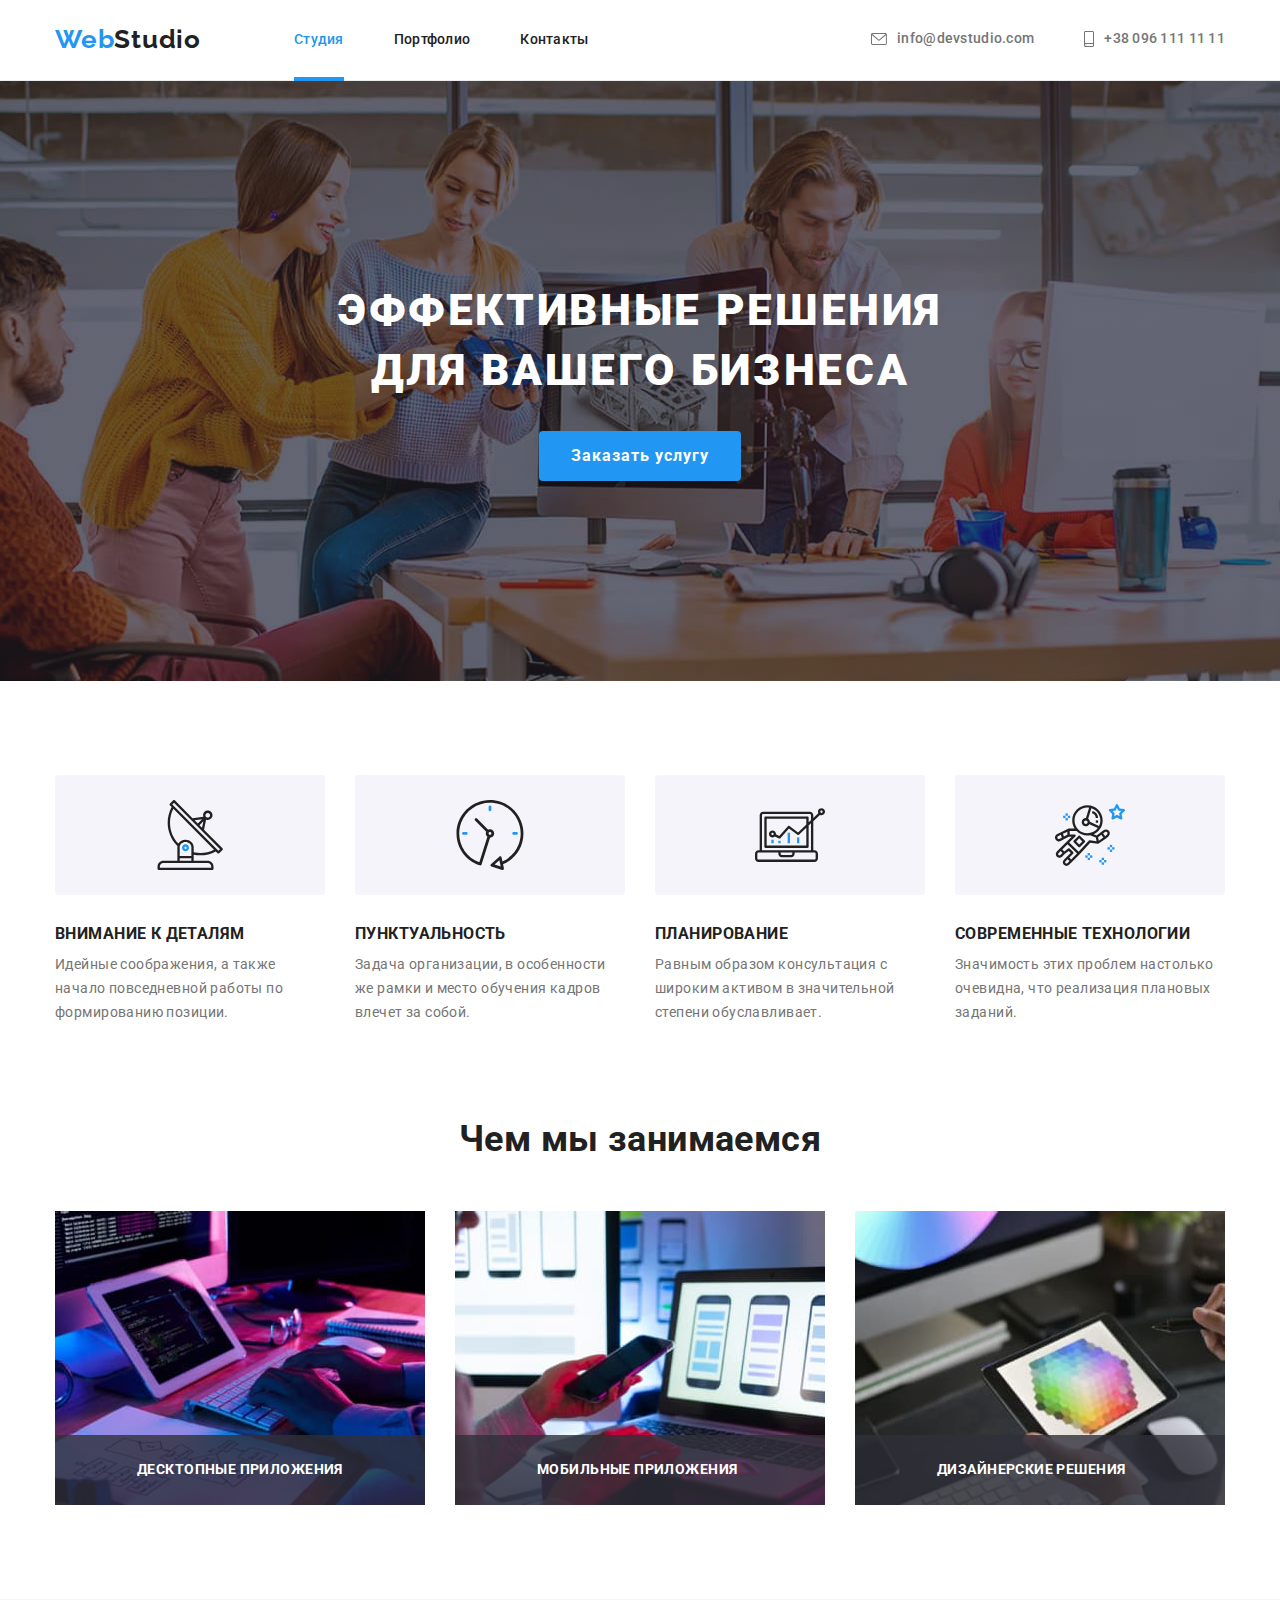
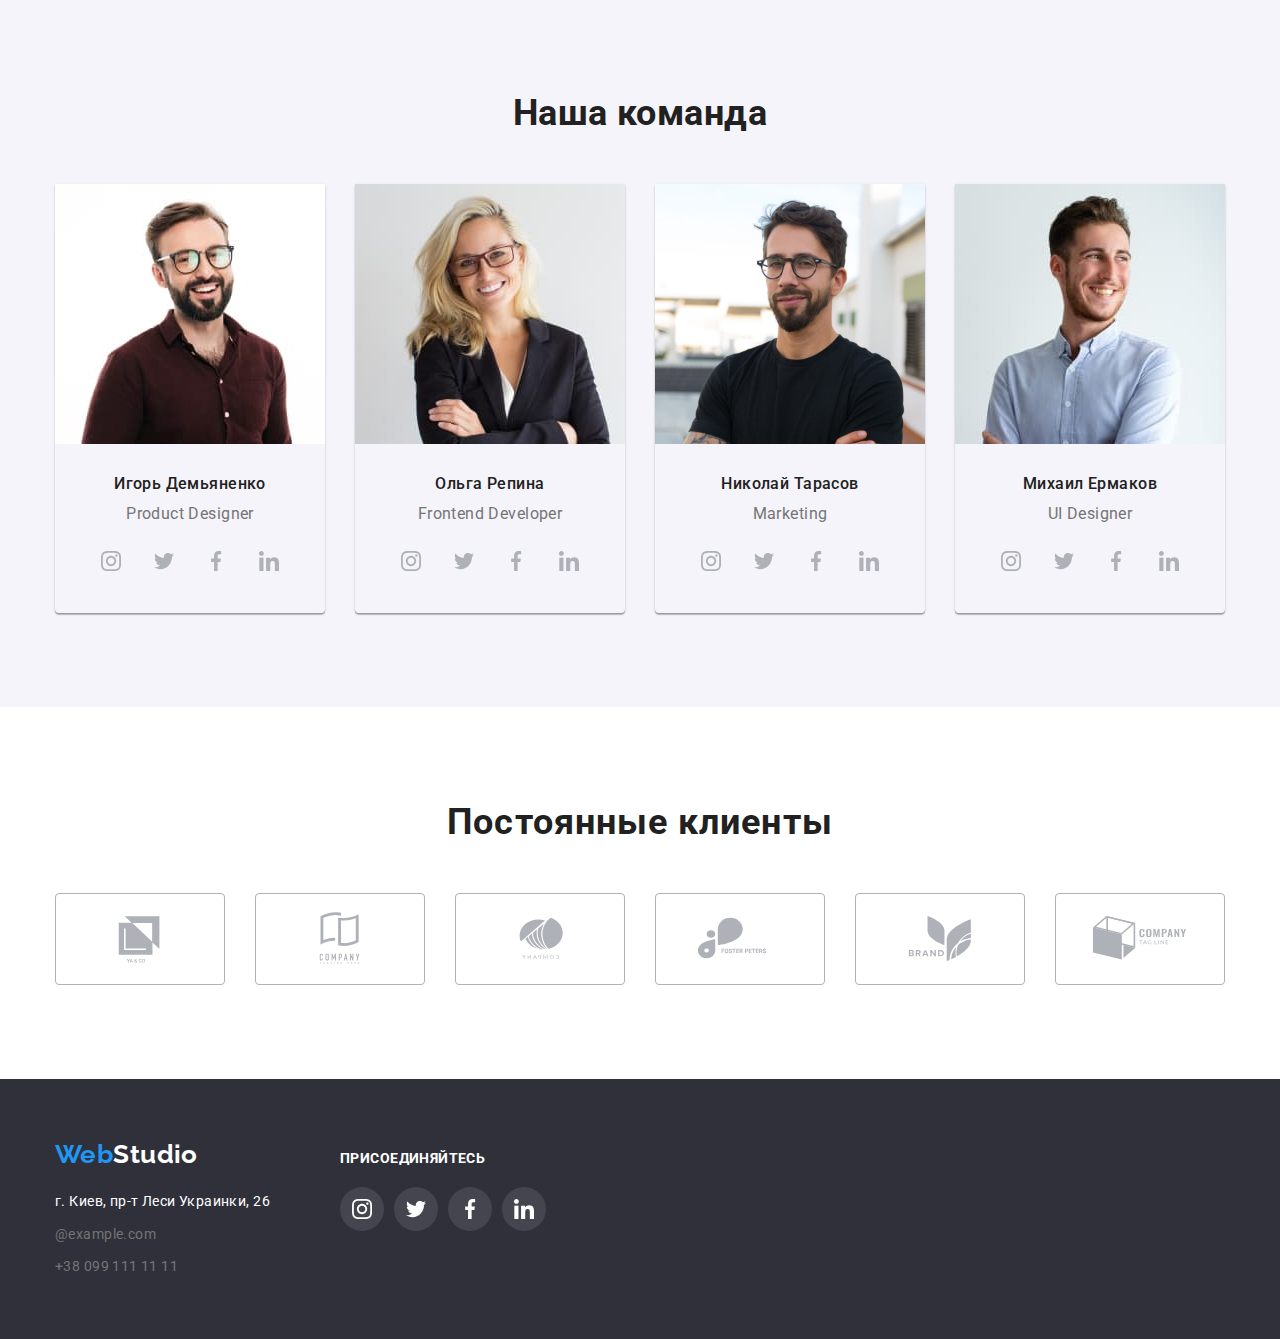
<file: index.html>
<!DOCTYPE html>
<html lang="ru">
    <head>
        <meta charset="UTF-8" />
        <meta http-equiv="X-UA-Compatible" content="IE=edge" />
        <meta name="viewport" content="width=device-width, initial-scale=1.0" />
        <title>Document</title>
        <link
            rel="stylesheet"
            href="https://cdnjs.cloudflare.com/ajax/libs/modern-normalize/1.1.0/modern-normalize.min.css"
        />
        <link rel="preconnect" href="https://fonts.gstatic.com" />
        <link
            href="https://fonts.googleapis.com/css2?family=Raleway:wght@700&family=Roboto:wght@400;500;700;900&display=swap"
            rel="stylesheet"
        />
        <link rel="stylesheet" href="css/style.css" />
    </head>
    <body>
        <header>
            <div class="container flex-container">
                <nav class="main-nav">
                    <a href="./index.html" class="logo"
                        ><span class="logo-color">Web</span>Studio</a
                    >
                    <div class="nav-relative">
                        <ul class="nav list-style">
                            <li class="nav-item">
                                <a href="./index.html" class="nav-list dynamic"
                                    >Студия</a
                                >
                            </li>
                            <li class="nav-item">
                                <a href="./portfolio.html" class="nav-list"
                                    >Портфолио</a
                                >
                            </li>
                            <li class="nav-item">
                                <a href="#" class="nav-list">Контакты</a>
                            </li>
                        </ul>
                    </div>
                </nav>

                <ul class="nav-contacts list-style">
                    <li class="indent-left">
                        <a
                            href="mailto:info@devstudio.com"
                            class="contacts-items list-style"
                        >
                            <svg class="mail">
                                <use href="./images/sprite.svg#icon-mail"></use>
                            </svg>

                            info@devstudio.com</a
                        >
                    </li>
                    <li class="indent-left">
                        <a
                            href="tel+380961111111"
                            class="contacts-items list-style"
                        >
                            <svg class="fon">
                                <use href="./images/sprite.svg#icon-tel"></use>
                            </svg>

                            +38 096 111 11 11</a
                        >
                    </li>
                </ul>
            </div>
        </header>

        <main>
            <section class="hero">
                <div class="container">
                    <h1 class="hero-title">
                        Эффективные решения для вашего бизнеса
                    </h1>
                    <button
                        type="button"
                        data-modal-open
                        class="service-button"
                    >
                        Заказать услугу
                    </button>
                </div>
            </section>
            <section class="skills section-indent">
                <div class="container">
                    <ul class="skills-list list-style">
                        <li class="skills-list-item">
                            <div class="skills-img">
                                <svg class="scills-icon">
                                    <use
                                        href="./images/sprite.svg#icon-details"
                                    ></use>
                                </svg>
                            </div>
                            <h3 class="skills-title">Внимание к деталям</h3>
                            <p class="skills-desc">
                                Идейные соображения, а также начало повседневной
                                работы по формированию позиции.
                            </p>
                        </li>
                        <li class="skills-list-item">
                            <div class="skills-img">
                                <svg class="scills-icon">
                                    <use
                                        href="./images/sprite.svg#icon-clocksvg"
                                    ></use>
                                </svg>
                            </div>
                            <h3 class="skills-title">Пунктуальность</h3>
                            <p class="skills-desc">
                                Задача организации, в особенности же рамки и
                                место обучения кадров влечет за собой.
                            </p>
                        </li>
                        <li class="skills-list-item">
                            <div class="skills-img">
                                <svg class="scills-icon">
                                    <use
                                        href="./images/sprite.svg#icon-plane"
                                    ></use>
                                </svg>
                            </div>
                            <h3 class="skills-title">Планирование</h3>
                            <p class="skills-desc">
                                Равным образом консультация с широким активом в
                                значительной степени обуславливает.
                            </p>
                        </li>
                        <li class="skills-list-item">
                            <div class="skills-img">
                                <svg class="scills-icon">
                                    <use
                                        href="./images/sprite.svg#icon-astronaut"
                                    ></use>
                                </svg>
                            </div>
                            <h3 class="skills-title">Современные технологии</h3>
                            <p class="skills-desc">
                                Значимость этих проблем настолько очевидна, что
                                реализация плановых заданий.
                            </p>
                        </li>
                    </ul>
                </div>
            </section>
            <section class="work section-indent">
                <div class="container">
                    <h2 class="work-title">Чем мы занимаемся</h2>
                    <ul class="work-list list-style">
                        <li class="work-list-item">
                            <img
                                src="./images/img_1.jpg"
                                width="370"
                                alt="Разработка сайтов"
                                class="work-img"
                            />
                            <p class="work-desc">Десктопные приложения</p>
                        </li>
                        <li class="work-list-item">
                            <img
                                src="./images/img_2.jpg"
                                width="370"
                                alt="Разработка мобильных приложений"
                                class="work-img"
                            />
                            <p class="work-desc">Мобильные приложения</p>
                        </li>
                        <li class="work-list-item">
                            <img
                                src="./images/img_3.jpg"
                                width="370"
                                alt="Разработка дизайна"
                                class="work-img"
                            />
                            <p class="work-desc">Дизайнерские решения</p>
                        </li>
                    </ul>
                </div>
            </section>
            <section class="team section-indent">
                <div class="container">
                    <h2 class="team-title">Наша команда</h2>
                    <ul class="team-items list-style">
                        <li class="team-desc">
                            <img
                                src="./images/img_4.jpg"
                                width="270"
                                alt="Игорь Демьяненко"
                                class="team-img"
                            />
                            <div class="team-list">
                                <h3 class="team-title-list">
                                    Игорь Демьяненко
                                </h3>
                                <p class="team-title-desc">Product Designer</p>
                                <ul class="team-icon-list">
                                    <li class="team-icon-item">
                                        <a href="" class="team-icon-link">
                                            <svg class="team-icon">
                                                <use
                                                    href="./images/sprite.svg#icon-instagram"
                                                ></use>
                                            </svg>
                                        </a>
                                    </li>
                                    <li class="team-icon-item">
                                        <a href="" class="team-icon-link">
                                            <svg class="team-icon">
                                                <use
                                                    href="./images/sprite.svg#icon-twitter"
                                                ></use>
                                            </svg>
                                        </a>
                                    </li>
                                    <li class="team-icon-item">
                                        <a href="" class="team-icon-link">
                                            <svg class="team-icon">
                                                <use
                                                    href="./images/sprite.svg#icon-facebook"
                                                ></use>
                                            </svg>
                                        </a>
                                    </li>
                                    <li class="team-icon-item">
                                        <a href="" class="team-icon-link">
                                            <svg class="team-icon">
                                                <use
                                                    href="./images/sprite.svg#icon-linkedin"
                                                ></use>
                                            </svg>
                                        </a>
                                    </li>
                                </ul>
                            </div>
                        </li>
                        <li class="team-desc">
                            <img
                                src="./images/img_5.jpg"
                                width="270"
                                alt="Ольга Репина"
                                class="team-img"
                            />
                            <div class="team-list">
                                <h3 class="team-title-list">Ольга Репина</h3>
                                <p class="team-title-desc">
                                    Frontend Developer
                                </p>
                                <ul class="team-icon-list">
                                    <li class="team-icon-item">
                                        <a href="" class="team-icon-link">
                                            <svg class="team-icon">
                                                <use
                                                    href="./images/sprite.svg#icon-instagram"
                                                ></use>
                                            </svg>
                                        </a>
                                    </li>
                                    <li class="team-icon-item">
                                        <a href="" class="team-icon-link">
                                            <svg class="team-icon">
                                                <use
                                                    href="./images/sprite.svg#icon-twitter"
                                                ></use>
                                            </svg>
                                        </a>
                                    </li>
                                    <li class="team-icon-item">
                                        <a href="" class="team-icon-link">
                                            <svg class="team-icon">
                                                <use
                                                    href="./images/sprite.svg#icon-facebook"
                                                ></use>
                                            </svg>
                                        </a>
                                    </li>
                                    <li class="team-icon-item">
                                        <a href="" class="team-icon-link">
                                            <svg class="team-icon">
                                                <use
                                                    href="./images/sprite.svg#icon-linkedin"
                                                ></use>
                                            </svg>
                                        </a>
                                    </li>
                                </ul>
                            </div>
                        </li>
                        <li class="team-desc">
                            <img
                                src="./images/img_6.jpg"
                                width="270"
                                alt="Николай Тарасов"
                                class="team-img"
                            />
                            <div class="team-list">
                                <h3 class="team-title-list">Николай Тарасов</h3>
                                <p class="team-title-desc">Marketing</p>
                                <ul class="team-icon-list">
                                    <li class="team-icon-item">
                                        <a href="" class="team-icon-link">
                                            <svg class="team-icon">
                                                <use
                                                    href="./images/sprite.svg#icon-instagram"
                                                ></use>
                                            </svg>
                                        </a>
                                    </li>
                                    <li class="team-icon-item">
                                        <a href="" class="team-icon-link">
                                            <svg class="team-icon">
                                                <use
                                                    href="./images/sprite.svg#icon-twitter"
                                                ></use>
                                            </svg>
                                        </a>
                                    </li>
                                    <li class="team-icon-item">
                                        <a href="" class="team-icon-link">
                                            <svg class="team-icon">
                                                <use
                                                    href="./images/sprite.svg#icon-facebook"
                                                ></use>
                                            </svg>
                                        </a>
                                    </li>
                                    <li class="team-icon-item">
                                        <a href="" class="team-icon-link">
                                            <svg class="team-icon">
                                                <use
                                                    href="./images/sprite.svg#icon-linkedin"
                                                ></use>
                                            </svg>
                                        </a>
                                    </li>
                                </ul>
                            </div>
                        </li>
                        <li class="team-desc">
                            <img
                                src="./images/img_7.jpg"
                                width="270"
                                alt="Михаил Ермаков"
                                class="team-img"
                            />
                            <div class="team-list">
                                <h3 class="team-title-list">Михаил Ермаков</h3>
                                <p class="team-title-desc">UI Designer</p>
                                <ul class="team-icon-list">
                                    <li class="team-icon-item">
                                        <a href="" class="team-icon-link">
                                            <svg class="team-icon">
                                                <use
                                                    href="./images/sprite.svg#icon-instagram"
                                                ></use>
                                            </svg>
                                        </a>
                                    </li>
                                    <li class="team-icon-item">
                                        <a href="" class="team-icon-link">
                                            <svg class="team-icon">
                                                <use
                                                    href="./images/sprite.svg#icon-twitter"
                                                ></use>
                                            </svg>
                                        </a>
                                    </li>
                                    <li class="team-icon-item">
                                        <a href="" class="team-icon-link">
                                            <svg class="team-icon">
                                                <use
                                                    href="./images/sprite.svg#icon-facebook"
                                                ></use>
                                            </svg>
                                        </a>
                                    </li>
                                    <li class="team-icon-item">
                                        <a href="" class="team-icon-link">
                                            <svg class="team-icon">
                                                <use
                                                    href="./images/sprite.svg#icon-linkedin"
                                                ></use>
                                            </svg>
                                        </a>
                                    </li>
                                </ul>
                            </div>
                        </li>
                    </ul>
                </div>
            </section>
            <section class="clients">
                <div class="container">
                    <h2 class="clients-caption">Постоянные клиенты</h2>
                    <ul class="cliets-list">
                        <li class="clients-item">
                            <a href="" class="clients-link">
                                <svg class="client-icon">
                                    <use
                                        href="./images/sprite.svg#icon-yago"
                                    ></use>
                                </svg>
                            </a>
                        </li>
                        <li class="clients-item">
                            <a href="" class="clients-link">
                                <svg class="client-icon">
                                    <use
                                        href="./images/sprite.svg#icon-company-list"
                                    ></use>
                                </svg>
                            </a>
                        </li>
                        <li class="clients-item">
                            <a href="" class="clients-link">
                                <svg class="client-icon">
                                    <use
                                        href="./images/sprite.svg#icon-company"
                                    ></use>
                                </svg>
                            </a>
                        </li>
                        <li class="clients-item">
                            <a href="" class="clients-link">
                                <svg class="client-icon">
                                    <use
                                        href="./images/sprite.svg#icon-foster"
                                    ></use>
                                </svg>
                            </a>
                        </li>
                        <li class="clients-item">
                            <a href="" class="clients-link">
                                <svg class="client-icon">
                                    <use
                                        href="./images/sprite.svg#icon-brand"
                                    ></use>
                                </svg>
                            </a>
                        </li>
                        <li class="clients-item">
                            <a href="" class="clients-link">
                                <svg class="client-icon">
                                    <use
                                        href="./images/sprite.svg#icon-tagline"
                                    ></use>
                                </svg>
                            </a>
                        </li>
                    </ul>
                </div>
            </section>
        </main>
        <footer>
            <div class="container footer-box">
                <div class="left-box">
                    <a href="#" class="footer-logo"
                        ><span class="logo-color">Web</span>Studio</a
                    >
                    <address>
                        <ul class="footer-list list-style">
                            <li>
                                <a
                                    href="https://goo.gl/maps/QpyHVKhvYmUGHp939"
                                    target="_blank"
                                    rel="noreferrer noopener"
                                    class="footer-list-item footer-address"
                                    >г. Киев, пр-т Леси Украинки, 26
                                </a>
                            </li>
                            <li>
                                <a
                                    href="mailto:info@example.com"
                                    class="footer-list-item"
                                    >@example.com</a
                                >
                            </li>
                            <li>
                                <a
                                    href="tel+380991111111"
                                    class="footer-list-item"
                                    >+38 099 111 11 11</a
                                >
                            </li>
                        </ul>
                    </address>
                </div>
                <div class="right-box">
                    <h3 class="links-caption">присоединяйтесь</h3>
                    <ul class="footer-links-list">
                        <li>
                            <a href="" class="footer-soshial-link">
                                <svg class="footer-soshial-item">
                                    <use
                                        href="./images/sprite.svg#icon-instafooter"
                                    ></use>
                                </svg>
                            </a>
                        </li>
                        <li>
                            <a href="" class="footer-soshial-link">
                                <svg class="footer-soshial-item">
                                    <use
                                        href="./images/sprite.svg#icon-twitterfooter"
                                    ></use>
                                </svg>
                            </a>
                        </li>
                        <li>
                            <a href="" class="footer-soshial-link">
                                <svg class="footer-soshial-item">
                                    <use
                                        href="./images/sprite.svg#icon-facebookfooter"
                                    ></use>
                                </svg>
                            </a>
                        </li>
                        <li>
                            <a href="" class="footer-soshial-link">
                                <svg class="footer-soshial-item">
                                    <use
                                        href="./images/sprite.svg#icon-linkedinfooter"
                                    ></use>
                                </svg>
                            </a>
                        </li>
                    </ul>
                </div>
            </div>
        </footer>
        <div class="backdrop is-hidden" data-modal-close data-modal>
            <div class="modal">
                <button type="button" class="close-btn" data-modal-close>
                    <svg class="modal-close">
                        <use href="./images/sprite.svg#icon-close"></use>
                    </svg>
                </button>
            </div>
        </div>
        <script src="./js/modal.js"></script>
    </body>
</html>
</file>
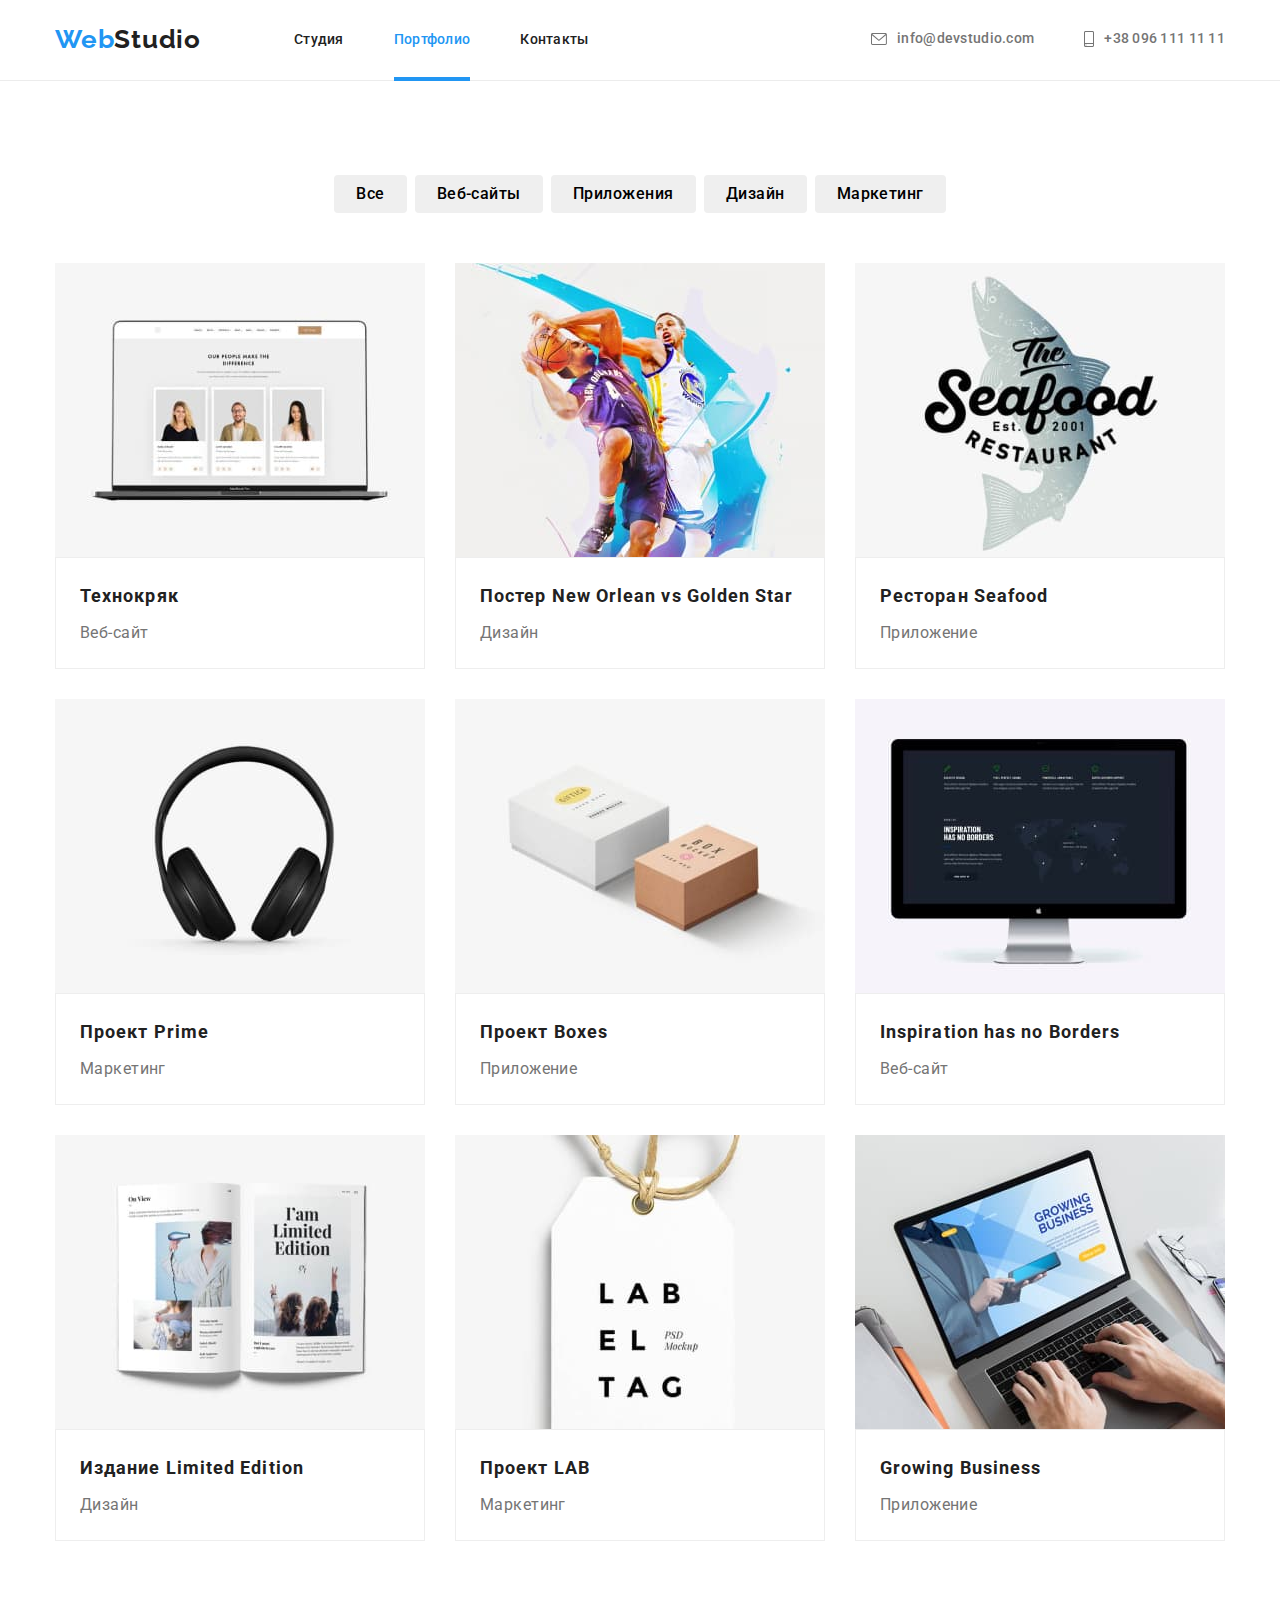
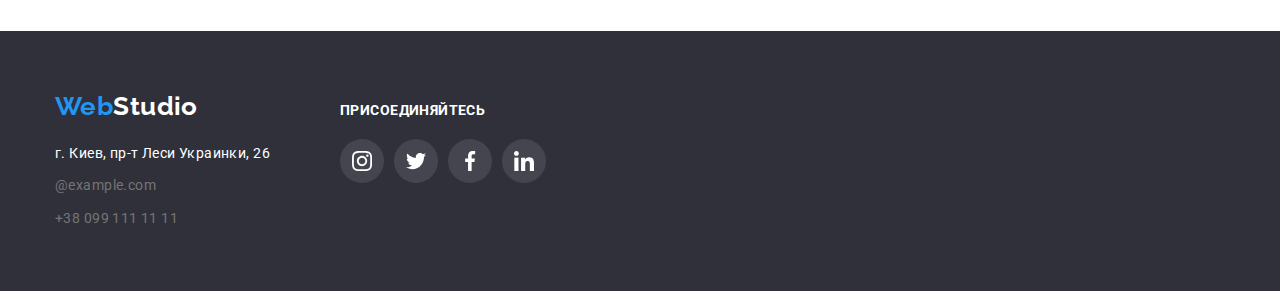
<file: portfolio.html>
<!DOCTYPE html>
<html lang="ru">
    <head>
        <meta charset="UTF-8" />
        <meta http-equiv="X-UA-Compatible" content="IE=edge" />
        <meta name="viewport" content="width=device-width, initial-scale=1.0" />
        <title>Document</title>
        <link
            rel="stylesheet"
            href="https://cdnjs.cloudflare.com/ajax/libs/modern-normalize/1.1.0/modern-normalize.min.css"
        />
        <link rel="preconnect" href="https://fonts.gstatic.com" />
        <link
            href="https://fonts.googleapis.com/css2?family=Raleway:wght@700&family=Roboto:wght@400;500;700;900&display=swap"
            rel="stylesheet"
        />
        <link rel="stylesheet" href="css/style.css" />
    </head>
    <body>
        <header>
            <div class="container flex-container">
                <nav class="main-nav">
                    <a href="./index.html" class="logo"
                        ><span class="logo-color">Web</span>Studio</a
                    >
                    <div class="nav-relative">
                        <ul class="nav list-style">
                            <li class="nav-item">
                                <a href="./index.html" class="nav-list"
                                    >Студия</a
                                >
                            </li>
                            <li class="nav-item">
                                <a
                                    href="./portfolio.html"
                                    class="nav-list dynamic"
                                    >Портфолио</a
                                >
                            </li>
                            <li class="nav-item">
                                <a href="#" class="nav-list">Контакты</a>
                            </li>
                        </ul>
                    </div>
                </nav>

                <ul class="nav-contacts list-style">
                    <li class="indent-left">
                        <a
                            href="mailto:info@devstudio.com"
                            class="contacts-items list-style"
                        >
                            <svg class="mail">
                                <use href="./images/sprite.svg#icon-mail"></use>
                            </svg>

                            info@devstudio.com</a
                        >
                    </li>
                    <li class="indent-left">
                        <a
                            href="tel+380961111111"
                            class="contacts-items list-style"
                        >
                            <svg class="fon">
                                <use href="./images/sprite.svg#icon-tel"></use>
                            </svg>

                            +38 096 111 11 11</a
                        >
                    </li>
                </ul>
            </div>
        </header>
        <main>
            <section class="select">
                <div class="container">
                    <h1 class="visually-hidden">Портфолио</h1>
                    <ul class="select-button list-style">
                        <li class="select-item">
                            <button type="button" class="button-item">
                                Все
                            </button>
                        </li>
                        <li class="select-item">
                            <button type="button" class="button-item">
                                Веб-сайты
                            </button>
                        </li>
                        <li class="select-item">
                            <button type="button" class="button-item">
                                Приложения
                            </button>
                        </li>
                        <li class="select-item">
                            <button type="button" class="button-item">
                                Дизайн
                            </button>
                        </li>
                        <li class="select-item">
                            <button type="button" class="button-item">
                                Маркетинг
                            </button>
                        </li>
                    </ul>
                    <ul class="img list-style">
                        <li class="img-item">
                            <a href="#" class="img-decorate img-interactive">
                                <div class="img-overlay">
                                    <img
                                        src="./images/img.jpg"
                                        alt="наши сотрудники"
                                        class="img-style"
                                        width="370"
                                    />
                                    <p class="overlay">
                                        Технокряк это современная площадка
                                        распространения коронавируса. Компании
                                        используют эту платформу для цифрового
                                        шпионажа и атак на защищённые сервера
                                        конкурентов.
                                    </p>
                                </div>
                                <div class="img-list">
                                    <h2 class="img-title">Технокряк</h2>
                                    <p class="img-desc">Веб-сайт</p>
                                </div>
                            </a>
                        </li>
                        <li class="img-item">
                            <a href="#" class="img-decorate img-interactive">
                                <div class="img-overlay">
                                    <img
                                        src="./images/img-1.jpg"
                                        alt="игра в баскетбол"
                                        class="img-style"
                                        width="370"
                                    />
                                    <p class="overlay">
                                        Технокряк это современная площадка
                                        распространения коронавируса. Компании
                                        используют эту платформу для цифрового
                                        шпионажа и атак на защищённые сервера
                                        конкурентов.
                                    </p>
                                </div>
                                <div class="img-list">
                                    <h2 class="img-title">
                                        Постер New Orlean vs Golden Star
                                    </h2>
                                    <p class="img-desc">Дизайн</p>
                                </div>
                            </a>
                        </li>
                        <li class="img-item">
                            <a href="#" class="img-decorate img-interactive">
                                <div class="img-overlay">
                                    <img
                                        src="./images/img-2.jpg"
                                        alt="логотип ресторана"
                                        class="img-style"
                                        width="370"
                                    />
                                    <p class="overlay">
                                        Технокряк это современная площадка
                                        распространения коронавируса. Компании
                                        используют эту платформу для цифрового
                                        шпионажа и атак на защищённые сервера
                                        конкурентов.
                                    </p>
                                </div>
                                <div class="img-list">
                                    <h2 class="img-title">Ресторан Seafood</h2>
                                    <p class="img-desc">Приложение</p>
                                </div>
                            </a>
                        </li>
                        <li class="img-item">
                            <a href="#" class="img-decorate img-interactive">
                                <div class="img-overlay">
                                    <img
                                        src="./images/img-3.jpg"
                                        alt="наушники"
                                        class="img-style"
                                        width="370"
                                    />
                                    <p class="overlay">
                                        Технокряк это современная площадка
                                        распространения коронавируса. Компании
                                        используют эту платформу для цифрового
                                        шпионажа и атак на защищённые сервера
                                        конкурентов.
                                    </p>
                                </div>
                                <div class="img-list">
                                    <h2 class="img-title">Проект Prime</h2>
                                    <p class="img-desc">Маркетинг</p>
                                </div>
                            </a>
                        </li>
                        <li class="img-item">
                            <a href="#" class="img-decorate img-interactive">
                                <div class="img-overlay">
                                    <img
                                        src="./images/img-4.jpg"
                                        alt="коробки"
                                        class="img-style"
                                        width="370"
                                    />
                                    <p class="overlay">
                                        Технокряк это современная площадка
                                        распространения коронавируса. Компании
                                        используют эту платформу для цифрового
                                        шпионажа и атак на защищённые сервера
                                        конкурентов.
                                    </p>
                                </div>
                                <div class="img-list">
                                    <h2 class="img-title">Проект Boxes</h2>
                                    <p class="img-desc">Приложение</p>
                                </div>
                            </a>
                        </li>
                        <li class="img-item">
                            <a href="#" class="img-decorate img-interactive">
                                <div class="img-overlay">
                                    <img
                                        src="./images/img-5.jpg"
                                        alt="телевизор"
                                        class="img-style"
                                        width="370"
                                    />
                                    <p class="overlay">
                                        Технокряк это современная площадка
                                        распространения коронавируса. Компании
                                        используют эту платформу для цифрового
                                        шпионажа и атак на защищённые сервера
                                        конкурентов.
                                    </p>
                                </div>
                                <div class="img-list">
                                    <h2 class="img-title">
                                        Inspiration has no Borders
                                    </h2>
                                    <p class="img-desc">Веб-сайт</p>
                                </div>
                            </a>
                        </li>
                        <li class="img-item">
                            <a href="#" class="img-decorate img-interactive">
                                <div class="img-overlay">
                                    <img
                                        src="./images/img-6.jpg"
                                        alt="журнал"
                                        class="img-style"
                                        width="370"
                                    />
                                    <p class="overlay">
                                        Технокряк это современная площадка
                                        распространения коронавируса. Компании
                                        используют эту платформу для цифрового
                                        шпионажа и атак на защищённые сервера
                                        конкурентов.
                                    </p>
                                </div>
                                <div class="img-list">
                                    <h2 class="img-title">
                                        Издание Limited Edition
                                    </h2>
                                    <p class="img-desc">Дизайн</p>
                                </div>
                            </a>
                        </li>
                        <li class="img-item">
                            <a href="#" class="img-decorate img-interactive">
                                <div class="img-overlay">
                                    <img
                                        src="./images/img-7.jpg"
                                        alt="бирка"
                                        class="img-style"
                                        width="370"
                                    />
                                    <p class="overlay">
                                        Технокряк это современная площадка
                                        распространения коронавируса. Компании
                                        используют эту платформу для цифрового
                                        шпионажа и атак на защищённые сервера
                                        конкурентов.
                                    </p>
                                </div>
                                <div class="img-list">
                                    <h2 class="img-title">Проект LAB</h2>
                                    <p class="img-desc">Маркетинг</p>
                                </div>
                            </a>
                        </li>
                        <li class="img-item">
                            <a href="#" class="img-decorate img-interactive">
                                <div class="img-overlay">
                                    <img
                                        src="./images/img-8.jpg"
                                        alt="ноутбук"
                                        class="img-style"
                                        width="370"
                                    />
                                    <p class="overlay">
                                        Технокряк это современная площадка
                                        распространения коронавируса. Компании
                                        используют эту платформу для цифрового
                                        шпионажа и атак на защищённые сервера
                                        конкурентов.
                                    </p>
                                </div>
                                <div class="img-list">
                                    <h2 class="img-title">Growing Business</h2>
                                    <p class="img-desc">Приложение</p>
                                </div>
                            </a>
                        </li>
                    </ul>
                </div>
            </section>
        </main>
        <footer>
            <div class="container footer-box">
                <div class="left-box">
                    <a href="#" class="footer-logo"
                        ><span class="logo-color">Web</span>Studio</a
                    >
                    <address>
                        <ul class="footer-list list-style">
                            <li>
                                <a
                                    href="https://goo.gl/maps/QpyHVKhvYmUGHp939"
                                    target="_blank"
                                    rel="noreferrer noopener"
                                    class="footer-list-item footer-address"
                                    >г. Киев, пр-т Леси Украинки, 26
                                </a>
                            </li>
                            <li>
                                <a
                                    href="mailto:info@example.com"
                                    class="footer-list-item"
                                    >@example.com</a
                                >
                            </li>
                            <li>
                                <a
                                    href="tel+380991111111"
                                    class="footer-list-item"
                                    >+38 099 111 11 11</a
                                >
                            </li>
                        </ul>
                    </address>
                </div>
                <div class="right-box">
                    <h3 class="links-caption">присоединяйтесь</h3>
                    <ul class="footer-links-list">
                        <li>
                            <a href="" class="footer-soshial-link">
                                <svg class="footer-soshial-item">
                                    <use
                                        href="./images/sprite.svg#icon-instafooter"
                                    ></use>
                                </svg>
                            </a>
                        </li>
                        <li>
                            <a href="" class="footer-soshial-link">
                                <svg class="footer-soshial-item">
                                    <use
                                        href="./images/sprite.svg#icon-twitterfooter"
                                    ></use>
                                </svg>
                            </a>
                        </li>
                        <li>
                            <a href="" class="footer-soshial-link">
                                <svg class="footer-soshial-item">
                                    <use
                                        href="./images/sprite.svg#icon-facebookfooter"
                                    ></use>
                                </svg>
                            </a>
                        </li>
                        <li>
                            <a href="" class="footer-soshial-link">
                                <svg class="footer-soshial-item">
                                    <use
                                        href="./images/sprite.svg#icon-linkedinfooter"
                                    ></use>
                                </svg>
                            </a>
                        </li>
                    </ul>
                </div>
            </div>
        </footer>
    </body>
</html>
</file>
<file: css/style.css>
:root {
    --primary-text-color: #212121;
    --title-text-color: #757575;
    --accent-text-color: #ffffff;
    --main-background-color: #ffffff;
    --accent-background-color: #f5f4fa;
    --color-for-logo: #2196f3;
    --section-background-color: #2f303a;
}
h1,
h2,
h3,
h4,
h5,
h6,
p,
ul {
    margin: 0px;
    padding: 0px;
}
body {
    color: var(--primary-text-color);
    font-family: 'Roboto', sans-serif;
    font-size: 14px;
    font-style: normal;
    letter-spacing: 0.03em;
    background-color: var(--main-background-color);
}
.container {
    width: 1200px;
    padding-left: 15px;
    padding-right: 15px;
    margin: auto;
}
header {
    padding-top: 24px;
    padding-bottom: 25px;
    border-bottom: 1px solid #ececec;
}
.logo {
    color: var(--primary-text-color);
    text-decoration: none;
    font-family: 'Raleway';
    font-weight: 700;
    font-size: 26px;
    letter-spacing: 0.03em;
    line-height: 1.19;
}
.logo-color {
    color: var(--color-for-logo);
}
.main-nav {
    display: flex;
    align-items: center;
}
.flex-container {
    display: flex;
    align-items: center;
}
.nav {
    display: flex;
    margin-left: 93px;
}
.nav-contacts {
    display: flex;
    margin-left: auto;
}
.indent-left:last-child {
    margin-left: 50px;
}
.nav-item:not(:last-child) {
    margin-right: 50px;
}
.nav-item {
    position: relative;
}
.nav-list {
    color: inherit;
    font-weight: 500;
    text-decoration: none;
    letter-spacing: 0.02em;
    line-height: 1.14;
    transition: color 250ms cubic-bezier(0.4, 0, 0.2, 1);
}
.dynamic::after {
    content: '';
    display: block;
    width: 100%;
    height: 4px;
    background-color: var(--color-for-logo);
    position: absolute;
    bottom: -33px;
    left: 0;
}
.nav-list:hover::after,
.nav-list:focus::after {
    content: '';
    display: block;
    width: 100%;
    height: 4px;
    background-color: var(--color-for-logo);
    position: absolute;
    bottom: -33px;
    left: 0;
}
.nav-list:hover,
.nav-list:focus,
.contacts-items:hover,
.contacts-items:focus {
    color: var(--color-for-logo);
    cursor: pointer;
    transition: color 250ms cubic-bezier(0.4, 0, 0.2, 1);
}
.list-style {
    list-style: none;
}
.contacts-items {
    font-weight: 500;
    color: var(--title-text-color);
    text-decoration: none;
    letter-spacing: 0.02em;
    line-height: 1.14;
    font-size: inherit;
    display: flex;
    align-items: center;
    transition: color 250ms cubic-bezier(0.4, 0, 0.2, 1);
}

.mail,
.fon {
    width: 16px;
    height: 12px;
    margin-right: 10px;
    fill: currentColor;
}
.fon {
    width: 10px;
    height: 16px;
}

.dynamic {
    color: var(--color-for-logo);
}

.hero {
    background-color: var(--section-background-color);
    text-align: center;
    padding-top: 200px;
    padding-bottom: 200px;
    background: #c4c4c4;
    background-image: linear-gradient(
            to right,
            rgba(47, 48, 58, 0.4),
            rgba(47, 48, 58, 0.4)
        ),
        url(../images/hero.jpg);
    background-repeat: no-repeat;
    background-position: center;
    background-size: cover;
    max-width: 1600px;
}
.hero .container {
    width: 696px;
}
.hero-title {
    font-size: 44px;
    font-weight: 900;
    color: var(--accent-text-color);
    letter-spacing: 0.06em;
    text-transform: uppercase;
    line-height: 1.36;
    margin-bottom: 30px;
}
.service-button {
    color: var(--accent-text-color);
    font-size: 16px;
    font-weight: 700;
    line-height: 1.87;
    background-color: var(--color-for-logo);
    border: none;
    padding: 10px 32px;
    border-radius: 4px;
    letter-spacing: 0.06em;
    box-shadow: 0px 4px 4px rgba(0, 0, 0, 0.15);
    cursor: pointer;
}
.section-indent {
    padding-bottom: 94px;
}
.skills {
    padding-top: 94px;
}
.skills-list {
    display: flex;
}
.skills-list-item {
    width: 270px;
}
.skills-list-item:not(:last-child) {
    margin-right: 30px;
}
.skills-title {
    font-weight: 700;
    text-transform: uppercase;
    line-height: 1.14;
    margin-bottom: 10px;
}
.skills-desc {
    color: var(--title-text-color);
    line-height: 1.71;
}
.scills-icon {
    width: 70px;
    height: 70px;
    color: currentColor;
}
.skills-img {
    background-color: #f5f4fa;
    display: flex;
    align-items: center;
    justify-content: center;
    height: 120px;
    margin-bottom: 30px;
    border-radius: 4px;
}
.work-title,
.team-title {
    font-weight: 700;
    font-size: 36px;
    text-align: center;
    line-height: 1.16;
    margin-bottom: 50px;
}
.work-desc {
    background-color: rgba(47, 48, 58, 0.8);
    padding: 27px 82px;
    color: var(--accent-text-color);
    position: absolute;
    bottom: 0;
    left: 0;
    width: 100%;
    font-size: inherit;
    line-height: 1.14;
    font-weight: 700;
    letter-spacing: 0.03em;
    text-transform: uppercase;
}
.work-list {
    display: flex;
    justify-content: space-between;
}
.work-list-item {
    width: 370px;
    position: relative;
}
.work-img {
    display: block;
}
.team {
    background-color: var(--accent-background-color);
    padding-top: 94px;
    padding-bottom: 94px;
}
.team-list {
    padding: 30px;
}
.team-items {
    display: flex;
    text-align: center;
}
.team-desc:not(:last-child) {
    margin-right: 30px;
}
.team-desc {
    box-shadow: 0px 1px 3px rgba(0, 0, 0, 0.12), 0px 1px 1px rgba(0, 0, 0, 0.14),
        0px 2px 1px rgba(0, 0, 0, 0.2);
    border-radius: 0px 0px 4px 4px;
}
.team-img {
    display: block;
    max-width: 100%;
    height: auto;
}
.team-title-list {
    font-weight: 500;
    font-size: 16px;
    line-height: 1.19;
    margin-bottom: 10px;
}
.team-title-desc {
    font-size: 16px;
    color: var(--title-text-color);
    line-height: 1.19;
}
.team-icon-list {
    list-style: none;
    display: flex;
    justify-content: space-around;
    margin-top: 16px;
}
.team-icon {
    width: 20px;
    height: 20px;
}
.team-icon-link {
    display: flex;
    width: 44px;
    height: 44px;
    border-radius: 50%;
    fill: #afb1b8;
    align-items: center;
    justify-content: center;
    transition: background-color 250ms cubic-bezier(0.4, 0, 0.2, 1),
        fill 250ms cubic-bezier(0.4, 0, 0.2, 1);
}
.team-icon-link:hover,
.team-icon-link:focus {
    fill: #ffffff;
    background-color: #2196f3;
    transition: background-color 250ms cubic-bezier(0.4, 0, 0.2, 1),
        fill 250ms cubic-bezier(0.4, 0, 0.2, 1);
}
.clients {
    padding-top: 94px;
    padding-bottom: 94px;
}
.cliets-list {
    display: flex;
    list-style: none;
    justify-content: space-between;
}
.clients-link {
    fill: #afb1b8;
    width: 170px;
    height: 92px;
    border: 1px solid#AFB1B8;
    border-radius: 4px;
    justify-content: center;
    align-items: center;
    display: flex;
    transition: border 250ms cubic-bezier(0.4, 0, 0.2, 1),
        fill 250ms cubic-bezier(0.4, 0, 0.2, 1);
}
.clients-link:hover,
.clients-link:focus {
    fill: #2196f3;
    border: 1px solid#2196F3;
    transition: border 250ms cubic-bezier(0.4, 0, 0.2, 1),
        fill 250ms cubic-bezier(0.4, 0, 0.2, 1);
}

.client-icon {
    width: 106px;
    height: 60px;
}
.clients-caption {
    font-size: 36px;
    font-weight: 700;
    line-height: 1.17;
    letter-spacing: 0.03em;
    text-align: center;
    margin-bottom: 50px;
}
.footer-list {
    padding-left: 0px;
    font-style: normal;
}
.footer-list li:not(:last-child) {
    margin-bottom: 9px;
}
.footer-list-item {
    text-decoration: none;
    color: var(--title-text-color);
    line-height: 1.71;
    font-size: inherit;
    transition: color 250ms cubic-bezier(0.4, 0, 0.2, 1);
}
.footer-list-item:hover,
.footer-list-item:focus {
    color: var(--accent-text-color);
    transition: color 250ms cubic-bezier(0.4, 0, 0.2, 1);
}
.footer-address {
    color: var(--accent-text-color);
    transition: color 250ms cubic-bezier(0.4, 0, 0.2, 1);
}
.footer-address:hover,
.footer-address:focus {
    color: var(--title-text-color);
    transition: color 250ms cubic-bezier(0.4, 0, 0.2, 1);
}
footer {
    background-color: var(--section-background-color);
    padding-top: 60px;
    padding-bottom: 60px;
}
.footer-logo {
    color: var(--accent-text-color);
    text-decoration: none;
    font-family: 'Raleway';
    font-weight: 700;
    font-size: 26px;
    line-height: 1.19;
    display: block;
    margin-bottom: 20px;
}
.footer-box {
    display: flex;
    align-items: baseline;
}
.right-box {
    width: 206px;
    margin-left: 70px;
}
.footer-links-list {
    list-style: none;
    display: flex;
    justify-content: space-between;
}
.footer-soshial-link:hover,
.footer-soshial-link:focus {
    background-color: var(--color-for-logo);
    transition: background-color 250ms cubic-bezier(0.4, 0, 0.2, 1);
}
.footer-soshial-item {
    fill: #ffffff;
    width: 20px;
    height: 20px;
}
.links-caption {
    font-size: inherit;
    font-weight: 700;
    line-height: 1.14;
    letter-spacing: 0.03em;
    text-transform: uppercase;
    color: var(--accent-text-color);
    margin-bottom: 20px;
}
.footer-soshial-link {
    background-color: rgba(255, 255, 255, 0.1);
    width: 44px;
    height: 44px;
    border-radius: 50%;
    display: flex;
    justify-content: center;
    align-items: center;
    transition: background-color 250ms cubic-bezier(0.4, 0, 0.2, 1);
}

/* стили для portfolio */

.visually-hidden {
    position: absolute;
    clip: rect(0 0 0 0);
    width: 1px;
    height: 1px;
    margin: -1px;
}

.button-item {
    border: none;
    padding: 6px 22px;
    font-weight: 500;
    font-size: 16px;
    line-height: 1.62;
    border-radius: 4px;
    letter-spacing: 0.03em;
    transition: background-color 250ms cubic-bezier(0.4, 0, 0.2, 1),
        color 250ms cubic-bezier(0.4, 0, 0.2, 1);
}
.button-item:hover,
.button-item:focus {
    color: var(--accent-text-color);
    background-color: var(--color-for-logo);
    cursor: pointer;
    box-shadow: 0px 3px 1px rgba(0, 0, 0, 0.1), 0px 1px 2px rgba(0, 0, 0, 0.08),
        0px 2px 2px rgba(0, 0, 0, 0.12);
    transition: background-color 250ms cubic-bezier(0.4, 0, 0.2, 1),
        color 250ms cubic-bezier(0.4, 0, 0.2, 1);
}
.select {
    padding-bottom: 90px;
    padding-top: 94px;
}
.select-item {
    text-align: center;
}
.select-item:not(:last-child) {
    margin-right: 8px;
}
.select-button {
    margin-bottom: 50px;
    display: flex;
    flex-wrap: wrap;
    justify-content: center;
}
.img {
    display: flex;
    flex-wrap: wrap;
}
.img-style {
    display: block;
    max-width: 100%;
    height: auto;
}
.img-list {
    padding-top: 20px;
    padding-bottom: 20px;
    padding-left: 24px;
    border: 1px solid #eeeeee;
}
.img-item {
    width: 370px;
    margin-right: 30px;
    margin-bottom: 30px;
}
.img-interactive {
    transition: box-shadow 250ms cubic-bezier(0.4, 0, 0.2, 1);
    display: block;
}
.img-interactive:hover .overlay,
.img-interactive:focus .overlay {
    transform: translateY(0%);
}
.img-interactive:hover,
.img-interactive:focus {
    box-shadow: 0px 1px 1px rgba(0, 0, 0, 0.12), 0px 4px 4px rgba(0, 0, 0, 0.06),
        1px 4px 6px rgba(0, 0, 0, 0.16);
    display: block;
    transition: box-shadow 250ms cubic-bezier(0.4, 0, 0.2, 1);
}
.img-item:nth-child(3n) {
    margin-right: 0px;
}
.img-item:nth-last-child(-n + 3) {
    margin-bottom: 0;
}
.img-decorate .img-title {
    font-weight: 700;
    font-size: 18px;
    line-height: 2;
    letter-spacing: 0.06em;
    text-decoration: none;
    color: var(--primary-text-color);
}
.img-title {
    margin-bottom: 4px;
}
.img-decorate .img-desc {
    color: var(--title-text-color);
    font-size: 16px;
    line-height: 1.87;
}
.img-decorate {
    text-decoration: none;
}
.img-overlay {
    position: relative;
    overflow: hidden;
}
.overlay {
    font-size: 18px;
    font-weight: inherit;
    font-style: inherit;
    color: var(--accent-text-color);
    line-height: 1.55;
    letter-spacing: 0.03em;
    background-color: rgba(33, 150, 243, 0.9);
    padding: 63px 24px;
    position: absolute;
    top: 0;
    left: 0;
    width: 100%;
    height: 100%;
    overflow: auto;
    transform: translateY(100%);
    transition: transform 250ms cubic-bezier(0.4, 0, 0.2, 1);
}
.backdrop {
    position: fixed;
    top: 0;
    left: 0;
    width: 100vw;
    height: 100vh;
    background-color: rgba(0, 0, 0, 0.2);
    transition: opacity 250ms cubic-bezier(0.4, 0, 0.2, 1),
        visibility 250ms cubic-bezier(0.4, 0, 0.2, 1);
}

.is-hidden {
    opacity: 0;
    visibility: hidden;
    pointer-events: none;
}
.modal {
    position: absolute;
    top: 50%;
    left: 50%;
    width: 528px;
    height: 581px;
    background-color: #ffffff;
    transform: translate(-50%, -50%);
}
.modal-close {
    width: 11px;
    height: 11px;
}
.close-btn {
    border: 1px solid rgba(0, 0, 0, 0.1);
    background-color: transparent;
    cursor: pointer;
    border-radius: 50%;
    position: absolute;
    right: 8px;
    top: 8px;
    padding: 0;
    width: 30px;
    height: 30px;
}
</file>
